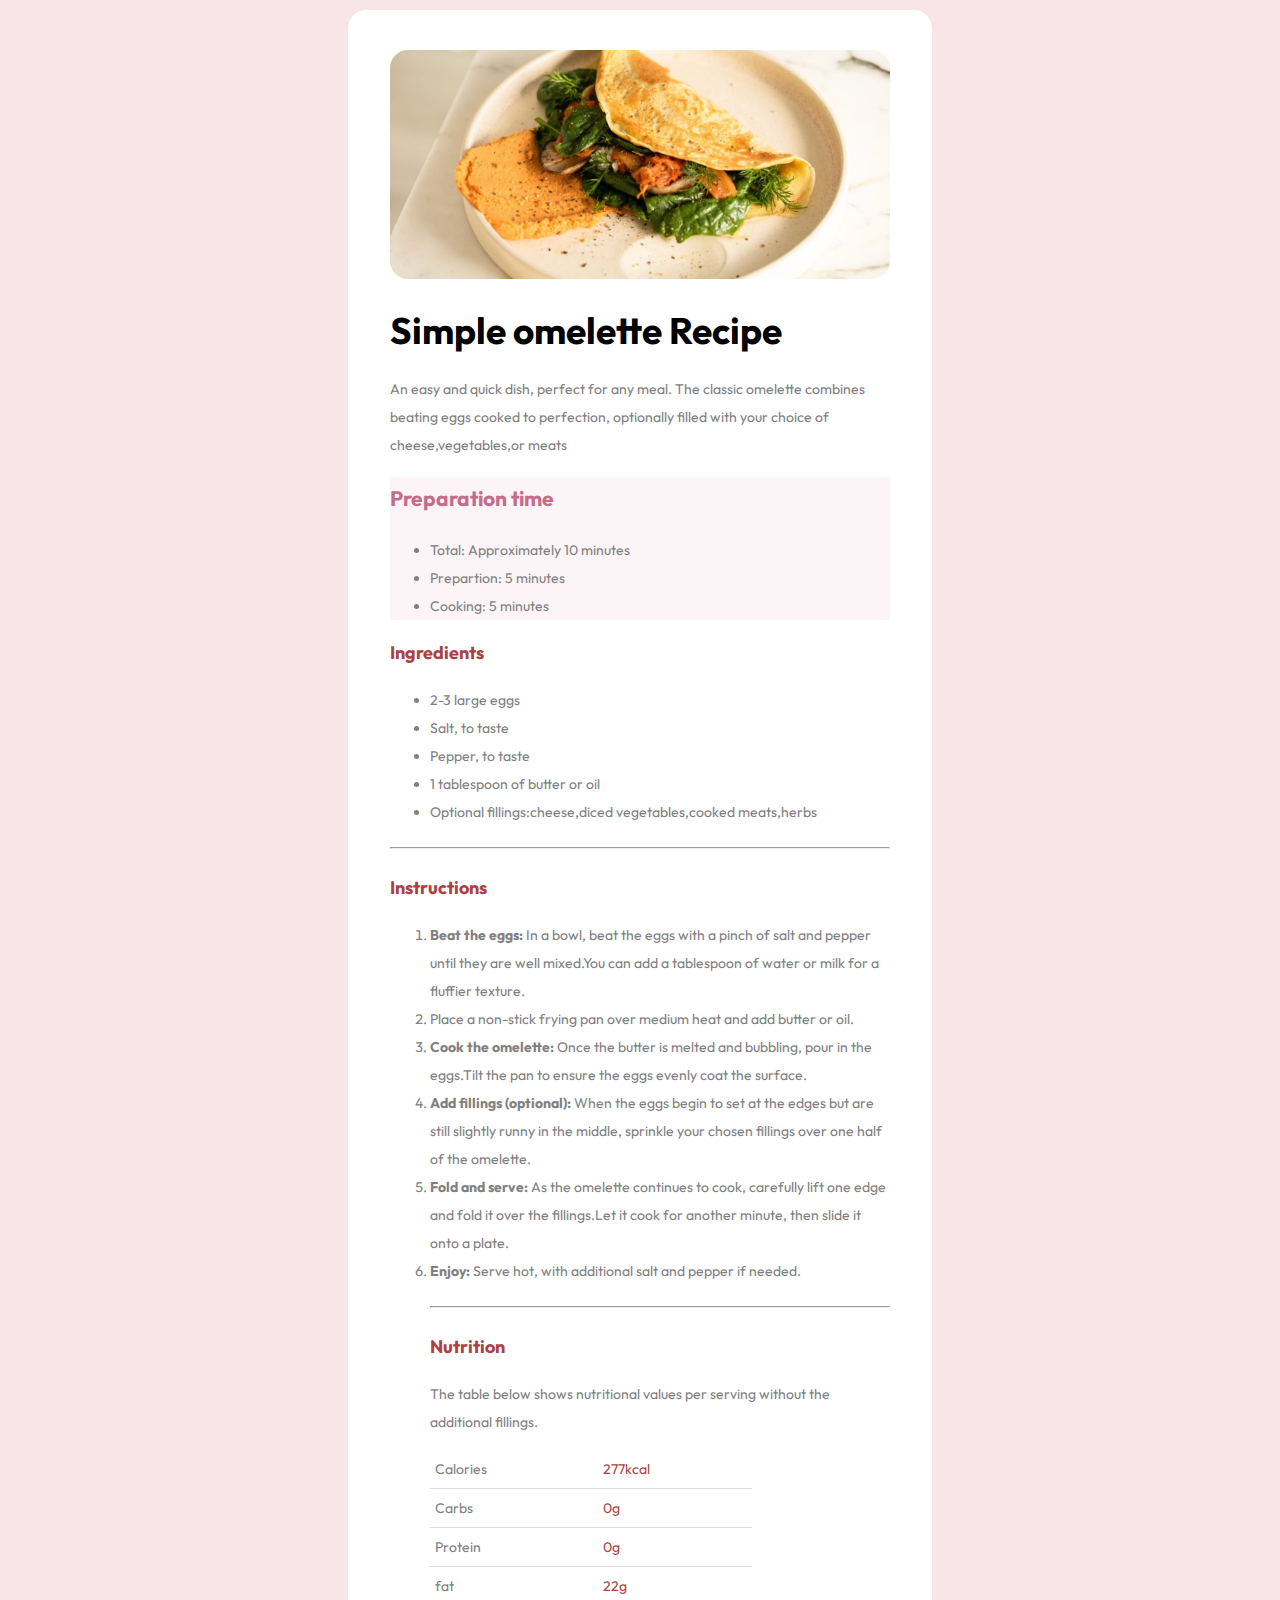
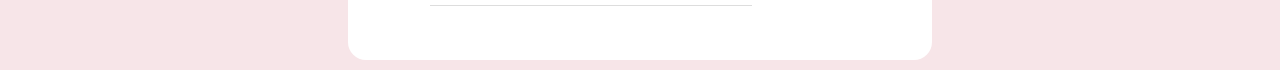
<file: Recipe/Recipe.html>
<!DOCTYPE html>
<html>
<head>
    <title>
      Simple omelette
    </title>
    <link rel="stylesheet" href="Recipe.css">
    <link rel="preconnect" href="https://fonts.googleapis.com">
<link rel="preconnect" href="https://fonts.gstatic.com" crossorigin>
<link href="https://fonts.googleapis.com/css2?family=Outfit:wght@100..900&display=swap" rel="stylesheet">
    
</head>
<body >
    <section id="About" class="about">
        <img class="omelette" src="image/image-omelette.jpeg">
        </div>
<h1 class="h1">Simple omelette Recipe</h1>
<p>An easy and quick dish, perfect for any meal.
    The classic omelette combines beating eggs cooked
    to perfection, optionally filled with your choice
    of cheese,vegetables,or meats
</p>
<div class="Preparation">
<h2 class="Pre">Preparation time</h2>
<ul class="">
    <li>Total: Approximately 10 minutes</li>
    <li>Prepartion: 5 minutes</li>
    <li>Cooking: 5 minutes</li>
</ul>
</div>

<h2 class="h2">Ingredients</h2>
<ul class="Ingredients">
    <li>2-3 large eggs</li>
    <li>Salt, to taste</li>
    <li>Pepper, to taste</li>
    <li>1 tablespoon of butter or oil</li>
    <li>Optional fillings:cheese,diced vegetables,cooked meats,herbs</li>
</ul>

<hr>
<h2 class="h2">Instructions</h2>
<ol class="Instructions">
    <li><strong>Beat the eggs:</strong> In a bowl, beat the eggs with a pinch of salt and pepper until they are well mixed.You can add a tablespoon of water or milk for a fluffier texture.</li>
    <li>Place a non-stick frying pan over medium heat and add butter or oil. </li>
    <li><strong>Cook the omelette:</strong> Once the butter is melted and bubbling, pour in the eggs.Tilt the pan to ensure the eggs evenly coat the surface.</li>
    <li><strong>Add fillings (optional):</strong> When the eggs begin to set at the edges but are still slightly runny in the middle, sprinkle your chosen fillings over one half of the omelette.</li>
    <li><strong>Fold and serve:</strong> As the omelette continues to cook, carefully lift one edge and fold it over the fillings.Let it cook for another minute, then slide it onto a plate. </li>
    <li class="enjoy"><strong>Enjoy:</strong> Serve hot, with additional salt and pepper if needed.</li>
</0l>

<hr>
<h2 class="h2"> Nutrition</h2>
<P>The table below shows nutritional values per serving without the additional fillings.</P>
<table class="Nutrition">
    <tr>
        <td> Calories</td>
        <td class="kcal">277kcal</td>
        
    </tr>

    <tr>
        <td> Carbs</td>
        <td class="g">0g</td>
    </tr>
    <tr>
        <td> Protein</td>
        <td class="g">0g</td>
    </tr>
    <tr>
        <td>fat</td>
        <td class="g">22g</td>
    </tr>
</table>
    </section>
</body>
</html>
</file>
<file: Recipe/Recipe.css>
body {
    background-color: rgb(247, 229, 232);
    font-family: "outfit", serif;
    font-size: 14px;
}

/* 
  ##Device = Desktops
  ##Screen = 1281px to higher resolution desktops
*/
@media (min-width: 1281px) {
    
  
.about {
    background: white;
    padding: 2.5rem 3em;
    margin: 10px auto;
    width: 90%;
    border-radius: 18px;
    border-radius: 18px;
    max-width: 500px;
    line-height: 2.0;
    color: gray;
    
}

.omelette {
    width: 100%;
    border-radius: 18px;
   
}

.h1 {
    color: black;
    font-size: bold;
    font-family: "outfit", serif;
    font-weight: 700;
    font-size: 37px;
    padding-bottom: 1px;
    text-align: justify;
    line-height: 1.0;
}

.h2 {
    color: rgb(173, 65, 65);
    font-size: 18px;
}

.Preparation {
    background-color: rgb(252, 244, 246);
}

.Pre {
    color:rgb(197, 108, 138);
}

.Nutrition {
    width: 70%;

}

.kcal {
    color: rgb(173, 65, 65);
}

.g {
    color: rgb(173, 65, 65);
}

table {
    border-collapse: collapse;
    width: 100%;
  }
  
   td {
    padding: 5px;
    text-align: left;
    border-bottom: 1px solid #ddd;
  }

  hr { 
    display: block;
    margin-top: 1.5em;
    margin-bottom: 1.5em;
    margin-left: auto;
    margin-right: auto;
    border-style: inset;
    border-width: 1px;
  } 
}
/* 
    ##Device = Laptops, Desktops
    ##Screen = B/w 1025px to 1280px
  */
  
  @media (min-width: 1025px) and (max-width: 1280px) {
    
    .about {
        background: white;
        padding: 2.5rem 3em;
        margin: 10px auto;
        width: 90%;
        border-radius: 18px;
        border-radius: 18px;
        max-width: 500px;
        line-height: 2.0;
        color: gray;
        
    }

.omelette {
    width: 100%;
    border-radius: 18px;
   
}

.h1 {
    color: black;
    font-size: bold;
    font-family: "outfit", serif;
    font-weight: 700;
    font-size: 37px;
    padding-bottom: 1px;
    text-align: justify;
    line-height: 1.0;
}

.h2 {
    color: rgb(173, 65, 65);
    font-size: 18px;
}

.Preparation {
    background-color: rgb(252, 244, 246);
}

.Pre {
    color:rgb(197, 108, 138);
}

.Nutrition {
    width: 70%;

}

.kcal {
    color: rgb(173, 65, 65);
}

.g {
    color: rgb(173, 65, 65);
}

table {
    border-collapse: collapse;
    width: 100%;
  }

  table {
    border-collapse: collapse;
    width: 100%;
  }
  
   td {
    padding: 5px;
    text-align: left;
    border-bottom: 1px solid #ddd;
  }

  hr { 
    display: block;
    margin-top: 1.5em;
    margin-bottom: 1.5em;
    margin-left: auto;
    margin-right: auto;
    border-style: inset;
    border-width: 1px;
  } 
  }
   /* 
    ##Device = Tablets, Ipads (portrait)
    ##Screen = B/w 768px to 1024px
  */
  
  @media (min-width: 768px) and (max-width: 1024px) {
    
  .about {
    background: white;
    padding: 2.5rem 3em;
    margin: 10px auto;
    width: 90%;
    border-radius: 18px;
    border-radius: 18px;
    max-width: 500px;
    line-height: 2.0;
    color: gray;
    
}
  .omelette {
    width: 100%;
    border-radius: 18px;
   
}

.h1 {
    color: black;
    font-size: bold;
    font-family: "outfit", serif;
    font-weight: 700;
    font-size: 37px;
    padding-bottom: 1px;
    text-align: justify;
    line-height: 1.0;
}

.h2 {
    color: rgb(173, 65, 65);
    font-size: 18px;
}

.Preparation {
    background-color: rgb(252, 244, 246);
}

.Pre {
    color:rgb(197, 108, 138);
}

.Nutrition {
    width: 70%;

}

.kcal {
    color: rgb(173, 65, 65);
}

.g {
    color: rgb(173, 65, 65);
}

table {
    border-collapse: collapse;
    width: 100%;
  }

  table {
    border-collapse: collapse;
    width: 100%;
  }
  
   td {
    padding: 5px;
    text-align: left;
    border-bottom: 1px solid #ddd;
  }

  hr { 
    display: block;
    margin-top: 1.5em;
    margin-bottom: 1.5em;
    margin-left: auto;
    margin-right: auto;
    border-style: inset;
    border-width: 1px;
  } 
  }
  /* 
    ##Device = Tablets, Ipads (landscape)
    ##Screen = B/w 768px to 1024px
  */
  
  @media (min-width: 768px) and (max-width: 1024px) and (orientation: landscape) {
    
    
  .about {
    background: white;
    padding: 2.5rem 3em;
    margin: 10px auto;
    width: 90%;
    border-radius: 18px;
    border-radius: 18px;
    max-width: 500px;
    line-height: 2.0;
    color: gray;
    
}  
    .omelette {
        width: 100%;
        border-radius: 18px;
       
    }
    
    .h1 {
        color: black;
        font-size: bold;
        font-family: "outfit", serif;
        font-weight: 700;
        font-size: 37px;
        padding-bottom: 1px;
        text-align: justify;
        line-height: 1.0;
    }
    
    .h2 {
        color: rgb(173, 65, 65);
        font-size: 18px;
    }
    
    .Preparation {
        background-color: rgb(252, 244, 246);
    }
    
    .Pre {
        color:rgb(197, 108, 138);
    }
    
    .Nutrition {
        width: 70%;
    
    }
    
    .kcal {
        color: rgb(173, 65, 65);
    }
    
    .g {
        color: rgb(173, 65, 65);
    }
    
    table {
        border-collapse: collapse;
        width: 100%;
      }
    
      table {
        border-collapse: collapse;
        width: 100%;
      }
      
       td {
        padding: 5px;
        text-align: left;
        border-bottom: 1px solid #ddd;
      }
    
      hr { 
        display: block;
        margin-top: 1.5em;
        margin-bottom: 1.5em;
        margin-left: auto;
        margin-right: auto;
        border-style: inset;
        border-width: 1px;
      } 
    }

    /* 
    ##Device = Low Resolution Tablets, Mobiles (Landscape)
    ##Screen = B/w 481px to 767px
  */
  
  @media (min-width: 481px) and (max-width: 767px) {
    
    .about {
        background: white;
        padding: 2.5rem 3em;
        margin: 10px auto;
        width: 90%;
        border-radius: 18px;
        border-radius: 18px;
        max-width: 500px;
        line-height: 2.0;
        color: gray;
        
    }
      .omelette {
        width: 100%;
        border-radius: 18px;
       
    }
    
    .h1 {
        color: black;
        font-size: bold;
        font-family: "outfit", serif;
        font-weight: 700;
        font-size: 37px;
        padding-bottom: 1px;
        text-align: justify;
        line-height: 1.0;
    }
    
    .h2 {
        color: rgb(173, 65, 65);
        font-size: 18px;
    }
    
    .Preparation {
        background-color: rgb(252, 244, 246);
    }
    
    .Pre {
        color:rgb(197, 108, 138);
    }
    
    .Nutrition {
        width: 70%;
    
    }
    
    .kcal {
        color: rgb(173, 65, 65);
    }
    
    .g {
        color: rgb(173, 65, 65);
    }
    
    table {
        border-collapse: collapse;
        width: 100%;
      }
    
      table {
        border-collapse: collapse;
        width: 100%;
      }
      
       td {
        padding: 5px;
        text-align: left;
        border-bottom: 1px solid #ddd;
      }
    
      hr { 
        display: block;
        margin-top: 1.5em;
        margin-bottom: 1.5em;
        margin-left: auto;
        margin-right: auto;
        border-style: inset;
        border-width: 1px;
      }
    } 
    
     /* 
    ##Device = Most of the Smartphones Mobiles (Portrait)
    ##Screen = B/w 320px to 479px
  */
  
  @media (min-width: 320px) and (max-width: 480px) {
    
    .about {
        background: white;
        padding: 2.5rem 3em;
        margin: 10px auto;
        width: 90%;
        border-radius: 18px;
        border-radius: 18px;
        max-width: 500px;
        line-height: 2.0;
        color: gray;
        
    }

  .omelette {
    width: 100%;
    border-radius: 18px;
   
}

.h1 {
    color: black;
    font-size: bold;
    font-family: "outfit", serif;
    font-weight: 700;
    font-size: 37px;
    padding-bottom: 1px;
    text-align: justify;
    line-height: 1.0;
}

.h2 {
    color: rgb(173, 65, 65);
    font-size: 18px;
}

.Preparation {
    background-color: rgb(252, 244, 246);
}

.Pre {
    color:rgb(197, 108, 138);
}

.Nutrition {
    width: 70%;

}

.kcal {
    color: rgb(173, 65, 65);
}

.g {
    color: rgb(173, 65, 65);
}

table {
    border-collapse: collapse;
    width: 100%;
  }

  table {
    border-collapse: collapse;
    width: 100%;
  }
  
   td {
    padding: 5px;
    text-align: left;
    border-bottom: 1px solid #ddd;
  }

  hr { 
    display: block;
    margin-top: 1.5em;
    margin-bottom: 1.5em;
    margin-left: auto;
    margin-right: auto;
    border-style: inset;
    border-width: 1px;
  } 
  }
</file>
